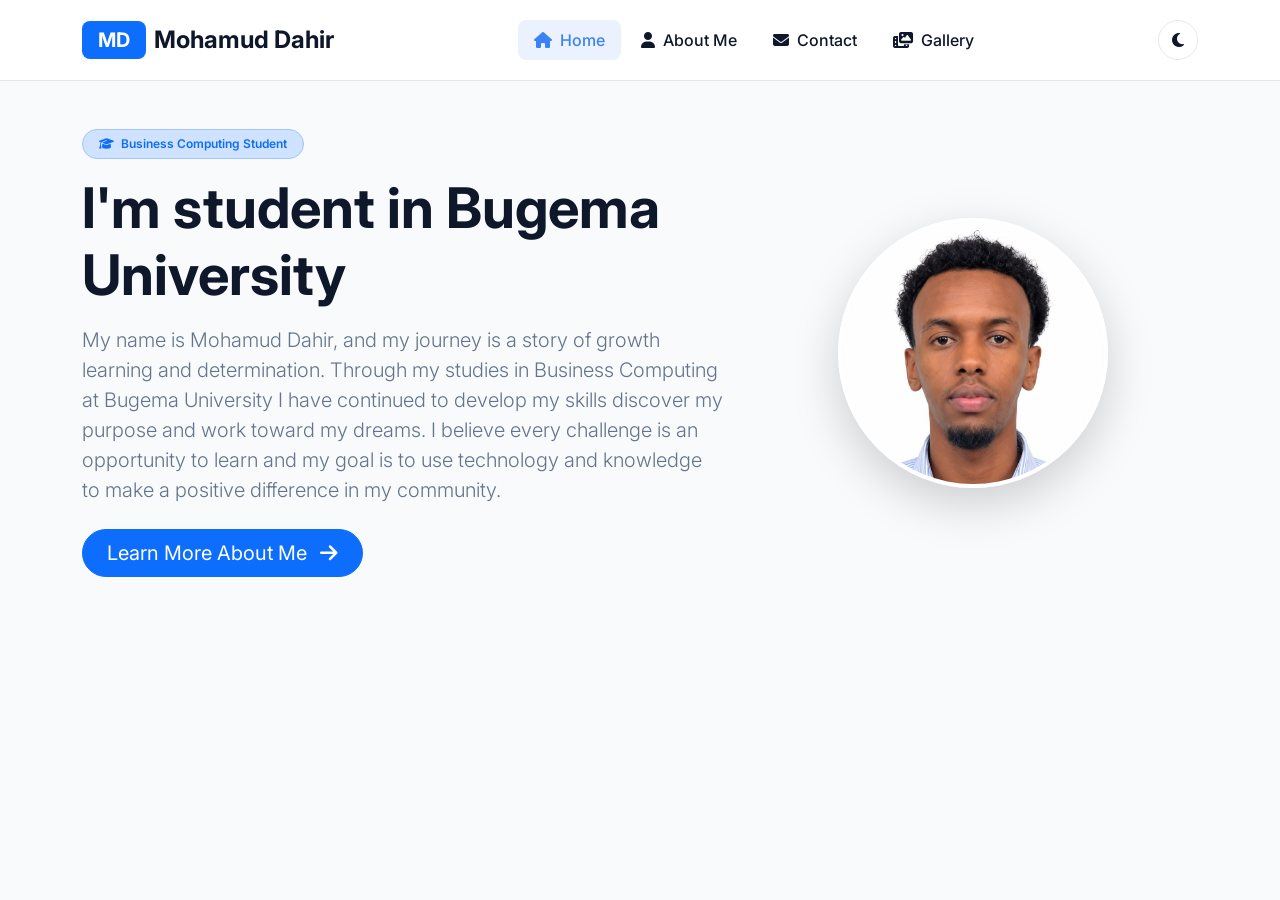
<file: index.html>
<!doctype html>
<html lang="en">
  <head>
    <meta charset="UTF-8" />
    <meta name="viewport" content="width=device-width, initial-scale=1.0" />
    <title>Mohamud Dahir</title>

    <link
      href="https://cdn.jsdelivr.net/npm/bootstrap@5.3.0/dist/css/bootstrap.min.css"
      rel="stylesheet"
    />
    <link
      rel="stylesheet"
      href="https://cdnjs.cloudflare.com/ajax/libs/font-awesome/6.4.0/css/all.min.css"
    />
    <link
      href="https://fonts.googleapis.com/css2?family=Inter:wght@300;400;500;600;700;800&display=swap"
      rel="stylesheet"
    />
    <link rel="stylesheet" href="style.css" />
  </head>

  <body data-theme="light">
    <nav class="navbar navbar-expand-lg sticky-top py-3">
      <div class="container">
        <a
          class="navbar-brand d-flex align-items-center gap-2 fw-bold"
          href="index.html"
        >
          <span class="bg-primary text-white px-3 py-1 rounded-3 fw-bold"
            >MD</span
          >
          <span class="fs-4 fw-bold text-main">Mohamud Dahir</span>
        </a>

        <div class="d-flex align-items-center gap-2 order-lg-3">
          <button
            class="theme-toggle"
            id="themeToggleBtn"
            aria-label="Toggle Theme"
          >
            <i class="fa-solid fa-moon" id="themeIcon"></i>
          </button>
          <button
            class="navbar-toggler border-0"
            type="button"
            data-bs-toggle="collapse"
            data-bs-target="#navbarNav"
          >
            <i class="fa-solid fa-bars fs-4 text-main"></i>
          </button>
        </div>

        <div
          class="collapse navbar-collapse justify-content-center order-lg-2"
          id="navbarNav"
        >
          <ul class="navbar-nav gap-1 mt-3 mt-lg-0">
            <li class="nav-item">
              <a class="nav-link active" href="index.html"
                ><i class="fa-solid fa-house me-1"></i> Home</a
              >
            </li>
            <li class="nav-item">
              <a class="nav-link" href="about.html"
                ><i class="fa-solid fa-user me-1"></i> About Me</a
              >
            </li>
            <li class="nav-item">
              <a class="nav-link" href="contact.html"
                ><i class="fa-solid fa-envelope me-1"></i> Contact</a
              >
            </li>
            <li class="nav-item">
              <a class="nav-link" href="gallery.html"
                ><i class="fa-solid fa-photo-film me-1"></i> Gallery</a
              >
            </li>
          </ul>
        </div>
      </div>
    </nav>

    <main class="container py-5">
      <section id="home-page">
        <div class="hero-banner text-center text-lg-start mb-5">
          <div class="row align-items-center gy-4">
            <div class="col-lg-7">
              <span
                class="badge bg-primary-subtle text-primary border border-primary-subtle px-3 py-2 rounded-pill mb-3 fw-semibold"
              >
                <i class="fa-solid fa-graduation-cap me-1"></i> Business
                Computing Student
              </span>
              <h1 class="display-4 fw-bold mb-3">
                l'm student in Bugema University
              </h1>
              <p class="lead text-muted mb-4">
                My name is Mohamud Dahir, and my journey is a story of growth
                learning and determination. Through my studies in Business
                Computing at Bugema University I have continued to develop my
                skills discover my purpose and work toward my dreams. I believe
                every challenge is an opportunity to learn and my goal is to use
                technology and knowledge to make a positive difference in my
                community.
              </p>
              <div
                class="d-flex flex-wrap gap-3 justify-content-center justify-content-lg-start"
              >
                <a
                  href="about.html"
                  class="btn btn-primary btn-lg rounded-pill px-4 py-2"
                >
                  Learn More About Me
                  <i class="fa-solid fa-arrow-right ms-2"></i>
                </a>
              </div>
            </div>

            <div class="col-lg-5 text-center">
              <img
                src="images/mohamed2.jpeg"
                alt="Mohamud Dahir Professional Headshot"
                class="rounded-circle shadow-lg img-fluid border border-4 border-white"
                style="
                  width: 270px;
                  height: 270px;
                  object-fit: cover;
                  object-position: center 20%;
                "
              />
            </div>
          </div>
        </div>
      </section>
    </main>

    <script src="https://cdn.jsdelivr.net/npm/bootstrap@5.3.0/dist/js/bootstrap.bundle.min.js"></script>
    <script>
      document
        .getElementById("themeToggleBtn")
        .addEventListener("click", function () {
          var dark = document.body.getAttribute("data-theme") === "dark";
          document.body.setAttribute("data-theme", dark ? "light" : "dark");
          document.getElementById("themeIcon").className = dark
            ? "fa-solid fa-moon"
            : "fa-solid fa-sun";
        });
    </script>
  </body>
</html>
</file>
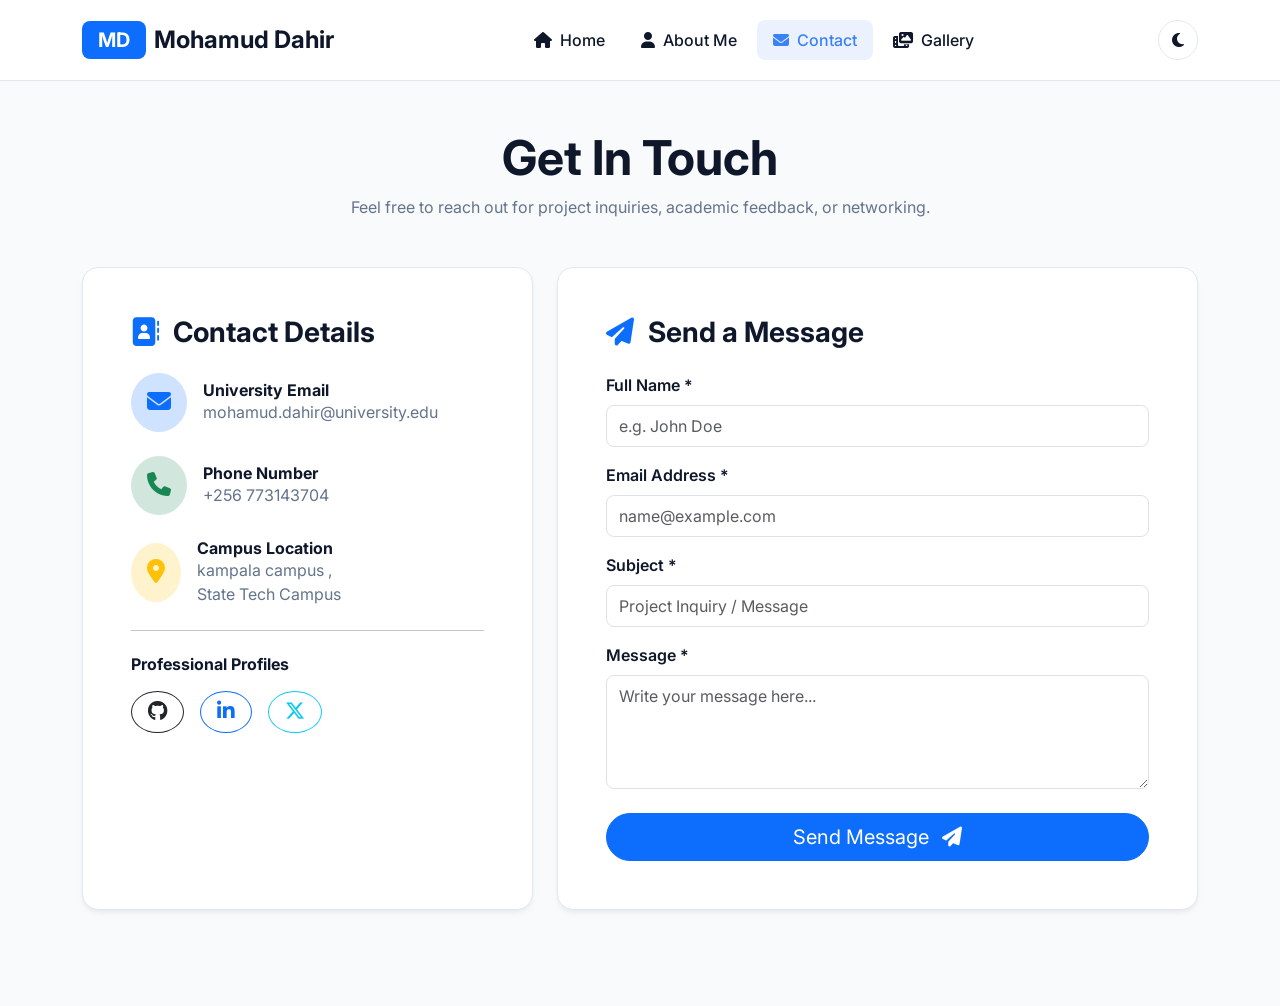
<file: contact.html>
<!doctype html>
<html lang="en">
  <head>
    <meta charset="UTF-8" />
    <meta name="viewport" content="width=device-width, initial-scale=1.0" />
    <title>Contact | Mohamud Dahir</title>

    <link
      href="https://cdn.jsdelivr.net/npm/bootstrap@5.3.0/dist/css/bootstrap.min.css"
      rel="stylesheet"
    />
    <link
      rel="stylesheet"
      href="https://cdnjs.cloudflare.com/ajax/libs/font-awesome/6.4.0/css/all.min.css"
    />
    <link
      href="https://fonts.googleapis.com/css2?family=Inter:wght@300;400;500;600;700;800&display=swap"
      rel="stylesheet"
    />
    <link rel="stylesheet" href="style.css" />
  </head>

  <body data-theme="light">
    <nav class="navbar navbar-expand-lg sticky-top py-3">
      <div class="container">
        <a
          class="navbar-brand d-flex align-items-center gap-2 fw-bold"
          href="index.html"
        >
          <span class="bg-primary text-white px-3 py-1 rounded-3 fw-bold"
            >MD</span
          >
          <span class="fs-4 fw-bold text-main">Mohamud Dahir</span>
        </a>

        <div class="d-flex align-items-center gap-2 order-lg-3">
          <button
            class="theme-toggle"
            id="themeToggleBtn"
            aria-label="Toggle Theme"
          >
            <i class="fa-solid fa-moon" id="themeIcon"></i>
          </button>
          <button
            class="navbar-toggler border-0"
            type="button"
            data-bs-toggle="collapse"
            data-bs-target="#navbarNav"
          >
            <i class="fa-solid fa-bars fs-4 text-main"></i>
          </button>
        </div>

        <div
          class="collapse navbar-collapse justify-content-center order-lg-2"
          id="navbarNav"
        >
          <ul class="navbar-nav gap-1 mt-3 mt-lg-0">
            <li class="nav-item">
              <a class="nav-link" href="index.html"
                ><i class="fa-solid fa-house me-1"></i> Home</a
              >
            </li>
            <li class="nav-item">
              <a class="nav-link" href="about.html"
                ><i class="fa-solid fa-user me-1"></i> About Me</a
              >
            </li>
            <li class="nav-item">
              <a class="nav-link active" href="contact.html"
                ><i class="fa-solid fa-envelope me-1"></i> Contact</a
              >
            </li>
            <li class="nav-item">
              <a class="nav-link" href="gallery.html"
                ><i class="fa-solid fa-photo-film me-1"></i> Gallery</a
              >
            </li>
          </ul>
        </div>
      </div>
    </nav>

    <main class="container py-5">
      <!-- ================= PAGE: CONTACT ================= -->
      <section id="contact-page">
        <div class="text-center mb-5">
          <h2 class="display-5 fw-bold mb-2">Get In Touch</h2>
          <p class="text-muted">
            Feel free to reach out for project inquiries, academic feedback, or
            networking.
          </p>
        </div>

        <div class="row g-4 mb-5">
          <!-- Contact Details -->
          <div class="col-lg-5">
            <div class="custom-card p-4 p-md-5 h-100">
              <h3 class="fw-bold mb-4">
                <i class="fa-solid fa-address-book text-primary me-2"></i>
                Contact Details
              </h3>

              <div class="d-flex align-items-center mb-4">
                <div
                  class="bg-primary-subtle text-primary rounded-circle p-3 me-3"
                >
                  <i class="fa-solid fa-envelope fs-4"></i>
                </div>
                <div>
                  <h6 class="fw-bold mb-0">University Email</h6>
                  <a
                    href="mailto:mohamud.dahir@university.edu"
                    class="text-decoration-none text-muted"
                    >mohamud.dahir@university.edu</a
                  >
                </div>
              </div>

              <div class="d-flex align-items-center mb-4">
                <div
                  class="bg-success-subtle text-success rounded-circle p-3 me-3"
                >
                  <i class="fa-solid fa-phone fs-4"></i>
                </div>
                <div>
                  <h6 class="fw-bold mb-0">Phone Number</h6>
                  <p class="text-muted mb-0">+256 773143704</p>
                </div>
              </div>

              <div class="d-flex align-items-center mb-4">
                <div
                  class="bg-warning-subtle text-warning rounded-circle p-3 me-3"
                >
                  <i class="fa-solid fa-location-dot fs-4"></i>
                </div>
                <div>
                  <h6 class="fw-bold mb-0">Campus Location</h6>
                  <p class="text-muted mb-0">
                    kampala campus , <br />State Tech Campus
                  </p>
                </div>
              </div>

              <hr class="my-4" />

              <h6 class="fw-bold mb-3">Professional Profiles</h6>
              <div class="d-flex gap-3">
                <a
                  href="https://mahamudawdahirxasan4-source github.com"
                  target="_blank"
                  rel="noopener noreferrer"
                  class="btn btn-outline-dark rounded-circle px-3 py-2"
                >
                  <i class="fa-brands fa-github fs-5"></i>
                </a>
                <a
                  href="https://linkedin.com"
                  target="_blank"
                  rel="noopener noreferrer"
                  class="btn btn-outline-primary rounded-circle px-3 py-2"
                >
                  <i class="fa-brands fa-linkedin-in fs-5"></i>
                </a>
                <a
                  href="https://twitter.com"
                  target="_blank"
                  rel="noopener noreferrer"
                  class="btn btn-outline-info rounded-circle px-3 py-2"
                >
                  <i class="fa-brands fa-x-twitter fs-5"></i>
                </a>
              </div>
            </div>
          </div>

          <!-- Contact Form -->
          <div class="col-lg-7">
            <div class="custom-card p-4 p-md-5">
              <h3 class="fw-bold mb-4">
                <i class="fa-solid fa-paper-plane text-primary me-2"></i> Send a
                Message
              </h3>

              <div
                id="formAlert"
                class="alert alert-success d-none"
                role="alert"
              >
                <i class="fa-solid fa-circle-check me-2"></i> Thank you! Your
                message has been sent successfully.
              </div>

              <form id="portfolioContactForm">
                <div class="mb-3">
                  <label for="fullName" class="form-label fw-semibold"
                    >Full Name *</label
                  >
                  <input
                    type="text"
                    class="form-control rounded-3 py-2"
                    id="fullName"
                    placeholder="e.g. John Doe"
                    required
                  />
                </div>

                <div class="mb-3">
                  <label for="emailAddress" class="form-label fw-semibold"
                    >Email Address *</label
                  >
                  <input
                    type="email"
                    class="form-control rounded-3 py-2"
                    id="emailAddress"
                    placeholder="name@example.com"
                    required
                  />
                </div>

                <div class="mb-3">
                  <label for="subject" class="form-label fw-semibold"
                    >Subject *</label
                  >
                  <input
                    type="text"
                    class="form-control rounded-3 py-2"
                    id="subject"
                    placeholder="Project Inquiry / Message"
                    required
                  />
                </div>

                <div class="mb-4">
                  <label for="message" class="form-label fw-semibold"
                    >Message *</label
                  >
                  <textarea
                    class="form-control rounded-3 py-2"
                    id="message"
                    rows="4"
                    placeholder="Write your message here..."
                    required
                  ></textarea>
                </div>

                <button
                  type="submit"
                  class="btn btn-primary btn-lg w-100 rounded-pill py-2"
                >
                  Send Message <i class="fa-solid fa-paper-plane ms-2"></i>
                </button>
              </form>
            </div>
          </div>
        </div>
      </section>
    </main>

    <script src="https://cdn.jsdelivr.net/npm/bootstrap@5.3.0/dist/js/bootstrap.bundle.min.js"></script>
    <script>
      // Theme toggle
      document
        .getElementById("themeToggleBtn")
        .addEventListener("click", function () {
          var dark = document.body.getAttribute("data-theme") === "dark";
          document.body.setAttribute("data-theme", dark ? "light" : "dark");
          document.getElementById("themeIcon").className = dark
            ? "fa-solid fa-moon"
            : "fa-solid fa-sun";
        });

      // Contact form
      document
        .getElementById("portfolioContactForm")
        .addEventListener("submit", function (e) {
          e.preventDefault();
          var alertBox = document.getElementById("formAlert");
          alertBox.classList.remove("d-none");
          this.reset();
          setTimeout(function () {
            alertBox.classList.add("d-none");
          }, 5000);
        });
    </script>
  </body>
</html>
</file>
<file: style.css>
:root {
  --bg-primary: #f8fafc;
  --bg-card: #ffffff;
  --text-main: #0f172a;
  --text-muted: #64748b;
  --border-color: #e2e8f0;
  --primary-accent: #3b82f6;
  --primary-hover: #1d4ed8;
  --nav-bg: rgba(255, 255, 255, 0.95);
}

[data-theme="dark"] {
  --bg-primary: #0f172a;
  --bg-card: #1e293b;
  --text-main: #f8fafc;
  --text-muted: #94a3b8;
  --border-color: #334155;
  --primary-accent: #60a5fa;
  --primary-hover: #3b82f6;
  --nav-bg: rgba(15, 23, 42, 0.95);
}

body {
  font-family:
    "Inter",
    -apple-system,
    BlinkMacSystemFont,
    "Segoe UI",
    Roboto,
    sans-serif;
  background-color: var(--bg-primary);
  color: var(--text-main);
  transition:
    background-color 0.3s ease,
    color 0.3s ease;
  min-height: 100vh;
  display: flex;
  flex-direction: column;
}

.text-main {
  color: var(--text-main);
}
.text-muted {
  color: var(--text-muted) !important;
}

/* Navigation */
.navbar {
  background-color: var(--nav-bg);
  backdrop-filter: blur(10px);
  border-bottom: 1px solid var(--border-color);
  transition: all 0.3s ease;
}

.nav-link {
  color: var(--text-main) !important;
  font-weight: 500;
  padding: 0.5rem 1rem !important;
  border-radius: 0.5rem;
  transition: all 0.2s ease;
  cursor: pointer;
}

.nav-link:hover,
.nav-link.active {
  color: var(--primary-accent) !important;
  background-color: rgba(59, 130, 246, 0.1);
}

/* Theme Switcher */
.theme-toggle {
  background: transparent;
  border: 1px solid var(--border-color);
  color: var(--text-main);
  width: 40px;
  height: 40px;
  border-radius: 50%;
  display: flex;
  align-items: center;
  justify-content: center;
  cursor: pointer;
  transition: all 0.2s ease;
}

.theme-toggle:hover {
  background-color: rgba(59, 130, 246, 0.1);
}

/* Cards (About + Contact) */
.custom-card {
  background-color: var(--bg-card);
  border: 1px solid var(--border-color);
  border-radius: 1rem;
  box-shadow:
    0 4px 6px -1px rgba(0, 0, 0, 0.05),
    0 2px 4px -1px rgba(0, 0, 0, 0.03);
  transition:
    transform 0.25s ease,
    box-shadow 0.25s ease;
}

.custom-card:hover {
  transform: translateY(-4px);
  box-shadow:
    0 10px 15px -3px rgba(0, 0, 0, 0.1),
    0 4px 6px -2px rgba(0, 0, 0, 0.05);
}

/* Footer */
footer {
  margin-top: auto;
  background-color: var(--bg-card);
  border-top: 1px solid var(--border-color);
}

/* Gallery Overlay */
.gallery-img-container {
  position: relative;
  overflow: hidden;
  border-radius: 0.75rem;
  aspect-ratio: 4/3;
  cursor: pointer;
}

.gallery-img-container img {
  width: 100%;
  height: 100%;
  object-fit: cover;
  transition: transform 0.4s ease;
}

.gallery-img-container:hover img {
  transform: scale(1.06);
}

.gallery-overlay {
  position: absolute;
  inset: 0;
  background: rgba(15, 23, 42, 0.6);
  display: flex;
  align-items: center;
  justify-content: center;
  opacity: 0;
  transition: opacity 0.3s ease;
  color: #ffffff;
}

.gallery-img-container:hover .gallery-overlay {
  opacity: 1;
}

/* Modal (dark mode support) */
.custom-modal {
  background-color: var(--bg-card);
  color: var(--text-main);
  border: 1px solid var(--border-color);
  border-radius: 1rem;
}

[data-theme="dark"] .btn-close {
  filter: invert(1);
}
</file>
